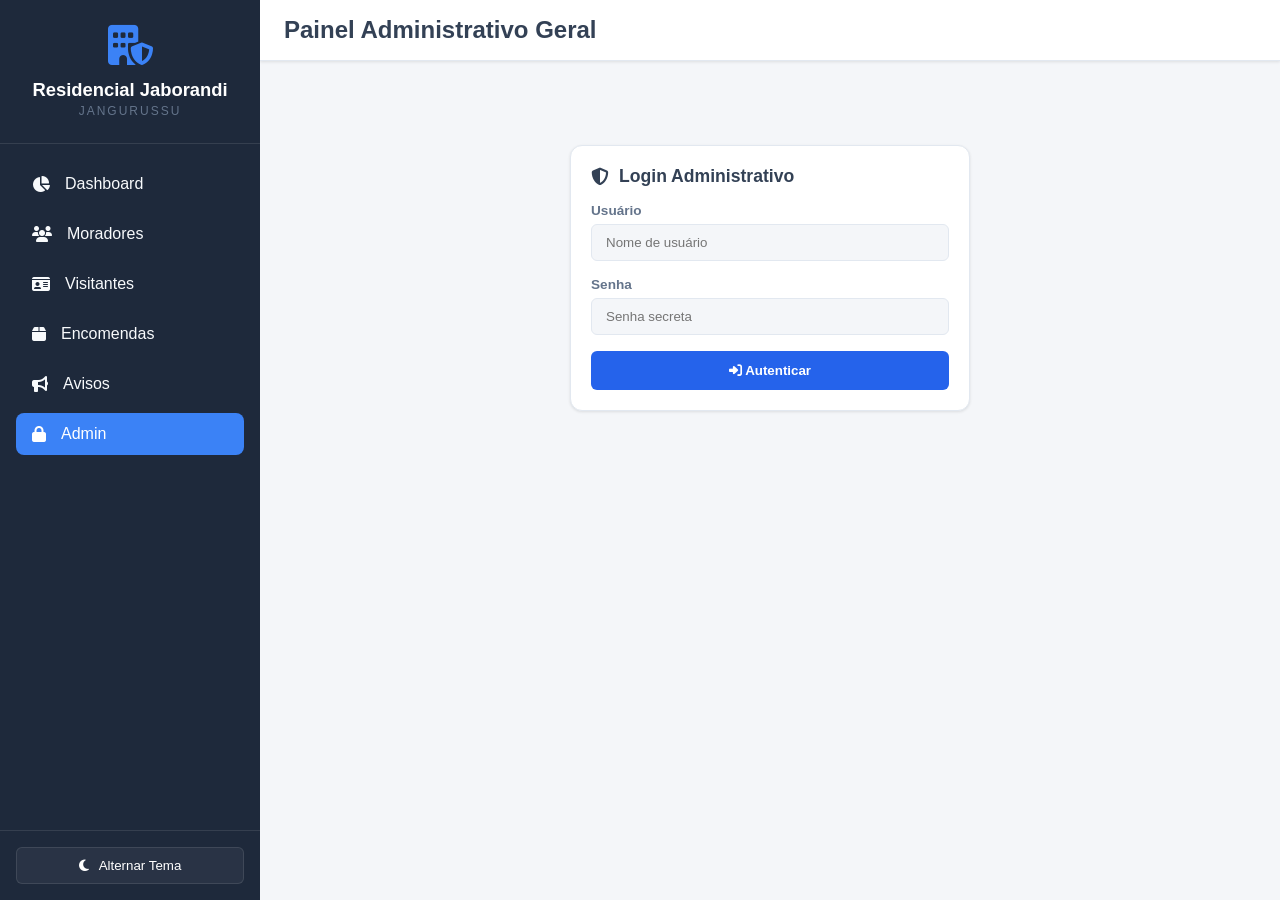
<file: admin.html>
<!DOCTYPE html>
<html lang="pt-BR">
<head>
    <meta charset="UTF-8">
    <meta name="viewport" content="width=device-width, initial-scale=1.0">
    <title>Administração - Residencial Jaborandi</title>
    <link rel="stylesheet" href="css/style.css">
    <link rel="stylesheet" href="https://cdnjs.cloudflare.com/ajax/libs/font-awesome/6.4.0/css/all.min.css">
</head>
<body>
    <div class="wrapper">
        <nav class="sidebar">
            <div class="sidebar-header">
                <div class="logo-container">
                    <i class="fa-solid fa-building-shield logo-icon"></i>
                </div>
                <h3>Residencial Jaborandi</h3>
                <span class="sub-logo">Jangurussu</span>
            </div>
            <ul class="nav-links">
                <li><a href="index.html"><i class="fa-solid fa-chart-pie"></i> <span>Dashboard</span></a></li>
                <li><a href="moradores.html"><i class="fa-solid fa-users"></i> <span>Moradores</span></a></li>
                <li><a href="visitantes.html"><i class="fa-solid fa-id-card"></i> <span>Visitantes</span></a></li>
                <li><a href="encomendas.html"><i class="fa-solid fa-box"></i> <span>Encomendas</span></a></li>
                <li><a href="avisos.html"><i class="fa-solid fa-bullhorn"></i> <span>Avisos</span></a></li>
                <li class="active"><a href="admin.html"><i class="fa-solid fa-lock"></i> <span>Admin</span></a></li>
            </ul>
            <div class="sidebar-footer">
                <button id="theme-toggle" class="btn-theme"><i class="fa-solid fa-moon"></i> <span>Alternar Tema</span></button>
            </div>
        </nav>

        <main class="main-content">
            <header class="top-header">
                <button id="mobile-toggle" class="mobile-toggle"><i class="fa-solid fa-bars"></i></button>
                <h2>Painel Administrativo Geral</h2>
            </header>

            <div class="content-body">
                <div id="login-block" class="card login-card">
                    <h3><i class="fa-solid fa-shield-halved"></i> Login Administrativo</h3>
                    <form id="form-login">
                        <div class="form-group">
                            <label for="adm-user">Usuário</label>
                            <input type="text" id="adm-user" required placeholder="Nome de usuário">
                        </div>
                        <div class="form-group">
                            <label for="adm-pass">Senha</label>
                            <input type="password" id="adm-pass" required placeholder="Senha secreta">
                        </div>
                        <div id="login-error" class="error-msg hidden">Credenciais incorretas. Tente novamente.</div>
                        <button type="submit" class="btn-submit"><i class="fa-solid fa-right-to-bracket"></i> Autenticar</button>
                    </form>
                </div>

                <div id="admin-workspace" class="hidden">
                    <div class="admin-header-actions">
                        <h3><i class="fa-solid fa-users-gear"></i> Base Central de Unidades e Moradores</h3>
                        <button id="btn-logout" class="btn-cancel"><i class="fa-solid fa-power-off"></i> Sair do Painel</button>
                    </div>

                    <div class="dashboard-flex-row">
                        <section class="card standard-form-card">
                            <h3 id="form-morador-title"><i class="fa-solid fa-user-plus"></i> Inserir / Editar Unidade</h3>
                            <form id="form-manage-morador">
                                <input type="hidden" id="morador-index">
                                <div class="form-row">
                                    <div class="form-group col-6">
                                        <label for="m-bloco">Bloco</label>
                                        <select id="m-bloco" required></select>
                                    </div>
                                    <div class="form-group col-6">
                                        <label for="m-apto">Apartamento</label>
                                        <input type="text" id="m-apto" required placeholder="Ex: 101">
                                    </div>
                                </div>
                                <hr>
                                <h4>Contatos de Moradores (Até 3)</h4>
                                <div id="contatos-inputs-container">
                                    </div>
                                <div class="btn-group-row">
                                    <button type="submit" class="btn-submit"><i class="fa-solid fa-floppy-disk"></i> Gravar Alterações</button>
                                    <button type="button" id="btn-cancel-m-edit" class="btn-cancel hidden">Cancelar Edição</button>
                                </div>
                            </form>
                        </section>

                        <section class="card standard-list-card">
                            <h3><i class="fa-solid fa-address-book"></i> Lista Completa de Registros</h3>
                            <div class="table-container row-limited">
                                <table class="table-styled">
                                    <thead>
                                        <tr>
                                            <th>Localização</th>
                                            <th>Morador Principal</th>
                                            <th>Contatos Cadastrados</th>
                                            <th>Ações</th>
                                        </tr>
                                    </thead>
                                    <tbody id="lista-admin-moradores">
                                        </tbody>
                                </table>
                            </div>
                        </section>
                    </div>
                </div>
            </div>
        </main>
    </div>

    <script src="js/admin.js"></script>
    <script>
        const themeToggle = document.getElementById('theme-toggle');
        themeToggle.addEventListener('click', () => {
            document.body.classList.toggle('dark-theme');
            const isDark = document.body.classList.contains('dark-theme');
            localStorage.setItem('theme', isDark ? 'dark' : 'light');
            themeToggle.innerHTML = isDark ? '<i class="fa-solid fa-sun"></i> <span>Tema Claro</span>' : '<i class="fa-solid fa-moon"></i> <span>Tema Escuro</span>';
        });
        if (localStorage.getItem('theme') === 'dark') {
            document.body.classList.add('dark-theme');
            themeToggle.innerHTML = '<i class="fa-solid fa-sun"></i> <span>Tema Claro</span>';
        }
        document.getElementById('mobile-toggle').addEventListener('click', () => {
            document.querySelector('.sidebar').classList.toggle('open');
        });
    </script>
</body>
</html>
</file>
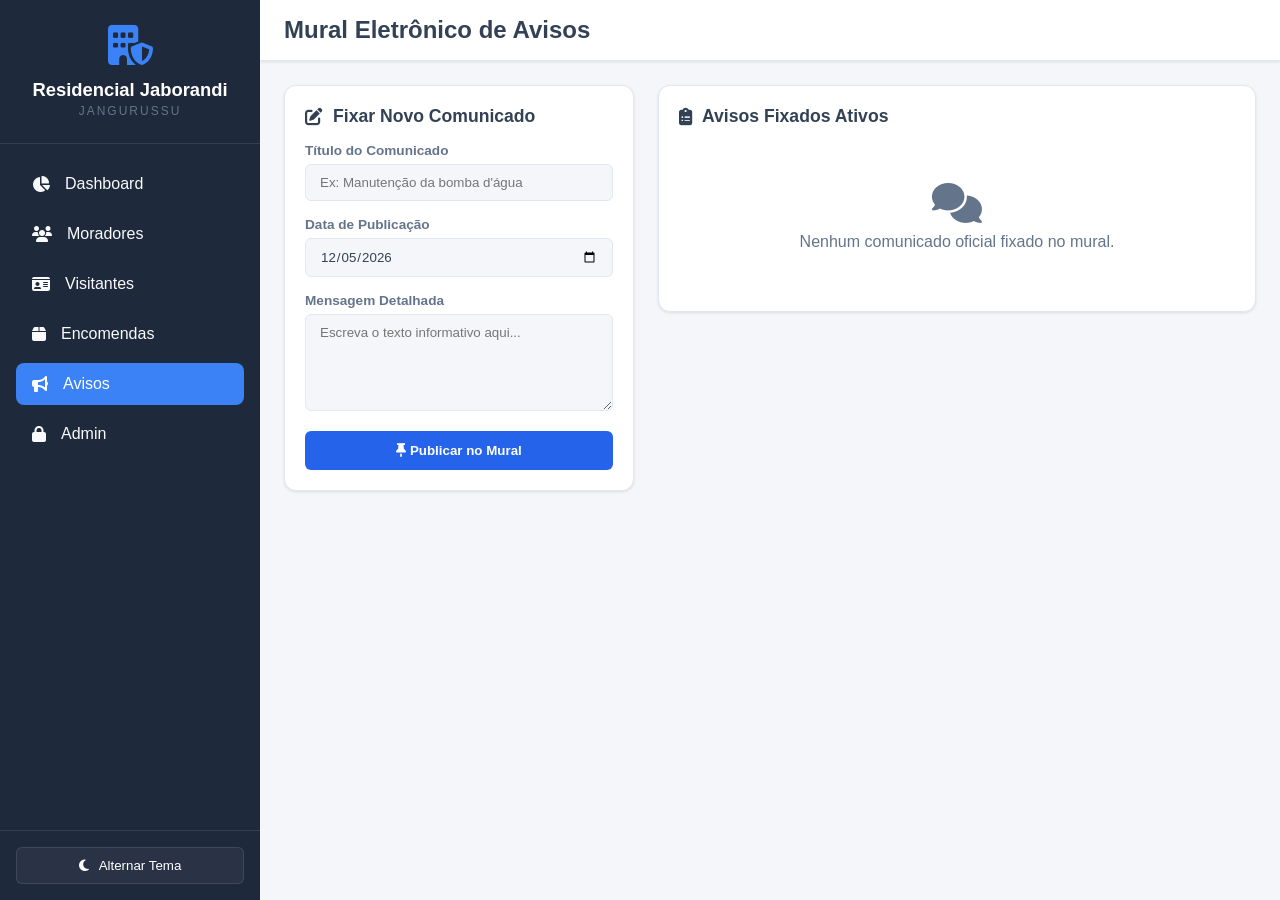
<file: avisos.html>
<!DOCTYPE html>
<html lang="pt-BR">
<head>
    <meta charset="UTF-8">
    <meta name="viewport" content="width=device-width, initial-scale=1.0">
    <title>Mural de Avisos - Residencial Jaborandi</title>
    <link rel="stylesheet" href="css/style.css">
    <link rel="stylesheet" href="https://cdnjs.cloudflare.com/ajax/libs/font-awesome/6.4.0/css/all.min.css">
</head>
<body>
    <div class="wrapper">
        <nav class="sidebar">
            <div class="sidebar-header">
                <div class="logo-container">
                    <i class="fa-solid fa-building-shield logo-icon"></i>
                </div>
                <h3>Residencial Jaborandi</h3>
                <span class="sub-logo">Jangurussu</span>
            </div>
            <ul class="nav-links">
                <li><a href="index.html"><i class="fa-solid fa-chart-pie"></i> <span>Dashboard</span></a></li>
                <li><a href="moradores.html"><i class="fa-solid fa-users"></i> <span>Moradores</span></a></li>
                <li><a href="visitantes.html"><i class="fa-solid fa-id-card"></i> <span>Visitantes</span></a></li>
                <li><a href="encomendas.html"><i class="fa-solid fa-box"></i> <span>Encomendas</span></a></li>
                <li class="active"><a href="avisos.html"><i class="fa-solid fa-bullhorn"></i> <span>Avisos</span></a></li>
                <li><a href="admin.html"><i class="fa-solid fa-lock"></i> <span>Admin</span></a></li>
            </ul>
            <div class="sidebar-footer">
                <button id="theme-toggle" class="btn-theme"><i class="fa-solid fa-moon"></i> <span>Alternar Tema</span></button>
            </div>
        </nav>

        <main class="main-content">
            <header class="top-header">
                <button id="mobile-toggle" class="mobile-toggle"><i class="fa-solid fa-bars"></i></button>
                <h2>Mural Eletrônico de Avisos</h2>
            </header>

            <div class="content-body">
                <div class="dashboard-flex-row">
                    <section class="card standard-form-card">
                        <h3 id="form-aviso-title"><i class="fa-solid fa-pen-to-square"></i> Fixar Novo Comunicado</h3>
                        <form id="form-aviso">
                            <input type="hidden" id="aviso-id">
                            <div class="form-group">
                                <label for="aviso-titulo">Título do Comunicado</label>
                                <input type="text" id="aviso-titulo" required placeholder="Ex: Manutenção da bomba d'água">
                            </div>
                            <div class="form-group">
                                <label for="aviso-data">Data de Publicação</label>
                                <input type="date" id="aviso-data" required>
                            </div>
                            <div class="form-group">
                                <label for="aviso-msg">Mensagem Detalhada</label>
                                <textarea id="aviso-msg" rows="5" required placeholder="Escreva o texto informativo aqui..."></textarea>
                            </div>
                            <div class="btn-group-row">
                                <button type="submit" class="btn-submit"><i class="fa-solid fa-thumbtack"></i> Publicar no Mural</button>
                                <button type="button" id="btn-cancel-aviso" class="btn-cancel hidden">Cancelar Edição</button>
                            </div>
                        </form>
                    </section>

                    <section class="card standard-list-card">
                        <h3><i class="fa-solid fa-clipboard-list"></i> Avisos Fixados Ativos</h3>
                        <div id="mural-container" class="mural-grid-view">
                            </div>
                    </section>
                </div>
            </div>
        </main>
    </div>

    <script src="js/avisos.js"></script>
    <script>
        const themeToggle = document.getElementById('theme-toggle');
        themeToggle.addEventListener('click', () => {
            document.body.classList.toggle('dark-theme');
            const isDark = document.body.classList.contains('dark-theme');
            localStorage.setItem('theme', isDark ? 'dark' : 'light');
            themeToggle.innerHTML = isDark ? '<i class="fa-solid fa-sun"></i> <span>Tema Claro</span>' : '<i class="fa-solid fa-moon"></i> <span>Tema Escuro</span>';
        });
        if (localStorage.getItem('theme') === 'dark') {
            document.body.classList.add('dark-theme');
            themeToggle.innerHTML = '<i class="fa-solid fa-sun"></i> <span>Tema Claro</span>';
        }
        document.getElementById('mobile-toggle').addEventListener('click', () => {
            document.querySelector('.sidebar').classList.toggle('open');
        });
    </script>
</body>
</html>
</file>
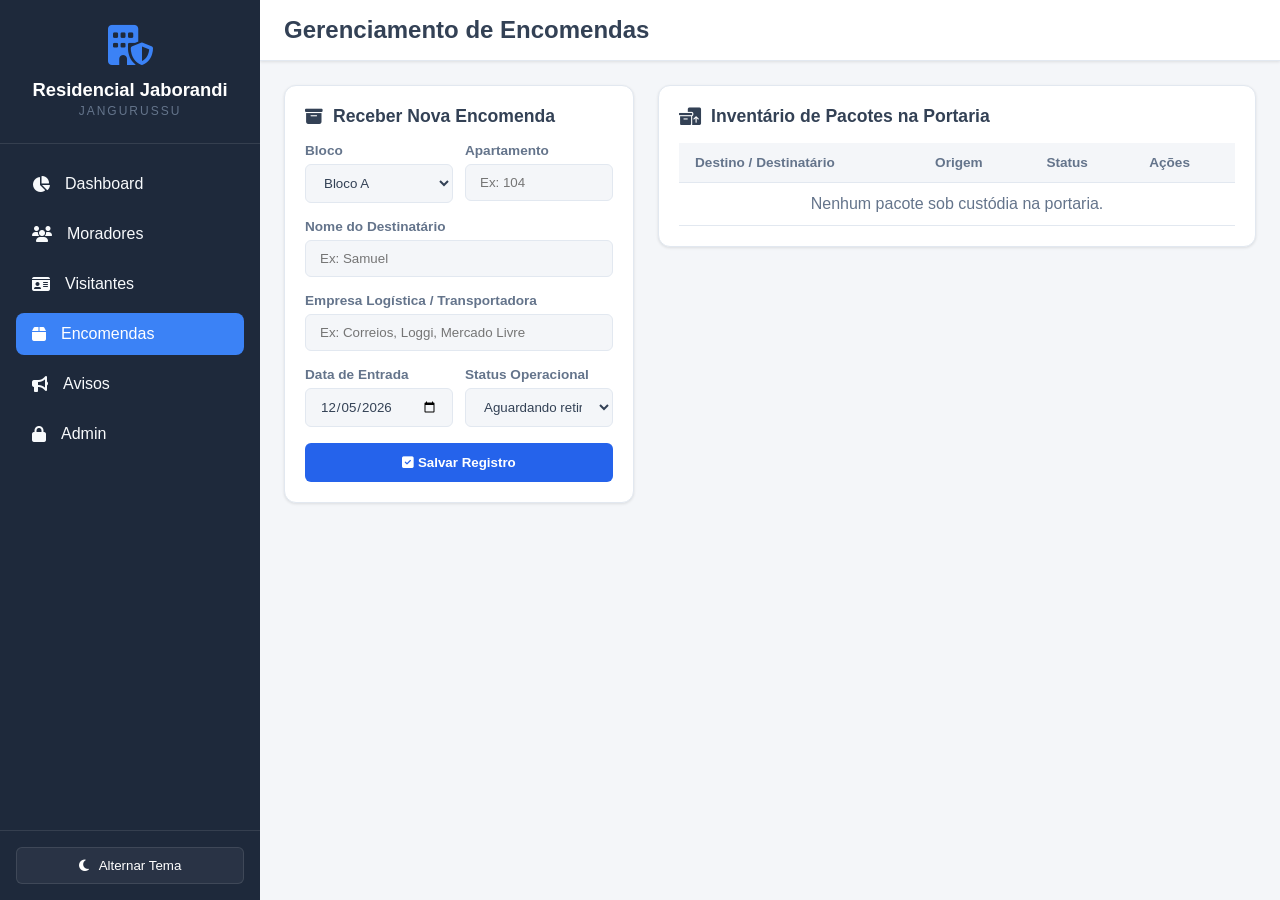
<file: encomendas.html>
<!DOCTYPE html>
<html lang="pt-BR">
<head>
    <meta charset="UTF-8">
    <meta name="viewport" content="width=device-width, initial-scale=1.0">
    <title>Encomendas - Residencial Jaborandi</title>
    <link rel="stylesheet" href="css/style.css">
    <link rel="stylesheet" href="https://cdnjs.cloudflare.com/ajax/libs/font-awesome/6.4.0/css/all.min.css">
</head>
<body>
    <div class="wrapper">
        <nav class="sidebar">
            <div class="sidebar-header">
                <div class="logo-container">
                    <i class="fa-solid fa-building-shield logo-icon"></i>
                </div>
                <h3>Residencial Jaborandi</h3>
                <span class="sub-logo">Jangurussu</span>
            </div>
            <ul class="nav-links">
                <li><a href="index.html"><i class="fa-solid fa-chart-pie"></i> <span>Dashboard</span></a></li>
                <li><a href="moradores.html"><i class="fa-solid fa-users"></i> <span>Moradores</span></a></li>
                <li><a href="visitantes.html"><i class="fa-solid fa-id-card"></i> <span>Visitantes</span></a></li>
                <li class="active"><a href="encomendas.html"><i class="fa-solid fa-box"></i> <span>Encomendas</span></a></li>
                <li><a href="avisos.html"><i class="fa-solid fa-bullhorn"></i> <span>Avisos</span></a></li>
                <li><a href="admin.html"><i class="fa-solid fa-lock"></i> <span>Admin</span></a></li>
            </ul>
            <div class="sidebar-footer">
                <button id="theme-toggle" class="btn-theme"><i class="fa-solid fa-moon"></i> <span>Alternar Tema</span></button>
            </div>
        </nav>

        <main class="main-content">
            <header class="top-header">
                <button id="mobile-toggle" class="mobile-toggle"><i class="fa-solid fa-bars"></i></button>
                <h2>Gerenciamento de Encomendas</h2>
            </header>

            <div class="content-body">
                <div class="dashboard-flex-row">
                    <section class="card standard-form-card">
                        <h3 id="form-enc-title"><i class="fa-solid fa-box-archive"></i> Receber Nova Encomenda</h3>
                        <form id="form-encomenda">
                            <input type="hidden" id="enc-id">
                            <div class="form-row">
                                <div class="form-group col-6">
                                    <label for="enc-bloco">Bloco</label>
                                    <select id="enc-bloco" required></select>
                                </div>
                                <div class="form-group col-6">
                                    <label for="enc-apto">Apartamento</label>
                                    <input type="text" id="enc-apto" required placeholder="Ex: 104">
                                </div>
                            </div>
                            <div class="form-group">
                                <label for="enc-destinatario">Nome do Destinatário</label>
                                <input type="text" id="enc-destinatario" required placeholder="Ex: Samuel">
                            </div>
                            <div class="form-group">
                                <label for="enc-transportadora">Empresa Logística / Transportadora</label>
                                <input type="text" id="enc-transportadora" required placeholder="Ex: Correios, Loggi, Mercado Livre">
                            </div>
                            <div class="form-row">
                                <div class="form-group col-6">
                                    <label for="enc-data">Data de Entrada</label>
                                    <input type="date" id="enc-data" required>
                                </div>
                                <div class="form-group col-6">
                                    <label for="enc-status">Status Operacional</label>
                                    <select id="enc-status" required>
                                        <option value="Aguardando retirada">Aguardando retirada</option>
                                        <option value="Entregue">Entregue</option>
                                    </select>
                                </div>
                            </div>
                            <div class="btn-group-row">
                                <button type="submit" class="btn-submit"><i class="fa-solid fa-square-check"></i> Salvar Registro</button>
                                <button type="button" id="btn-cancel-edit" class="btn-cancel hidden">Cancelar Edição</button>
                            </div>
                        </form>
                    </section>

                    <section class="card standard-list-card">
                        <h3><i class="fa-solid fa-boxes-packing"></i> Inventário de Pacotes na Portaria</h3>
                        <div class="table-container">
                            <table class="table-styled">
                                <thead>
                                    <tr>
                                        <th>Destino / Destinatário</th>
                                        <th>Origem</th>
                                        <th>Status</th>
                                        <th>Ações</th>
                                    </tr>
                                </thead>
                                <tbody id="lista-encomendas">
                                    </tbody>
                            </table>
                        </div>
                    </section>
                </div>
            </div>
        </main>
    </div>

    <script src="js/encomendas.js"></script>
    <script>
        const themeToggle = document.getElementById('theme-toggle');
        themeToggle.addEventListener('click', () => {
            document.body.classList.toggle('dark-theme');
            const isDark = document.body.classList.contains('dark-theme');
            localStorage.setItem('theme', isDark ? 'dark' : 'light');
            themeToggle.innerHTML = isDark ? '<i class="fa-solid fa-sun"></i> <span>Tema Claro</span>' : '<i class="fa-solid fa-moon"></i> <span>Tema Escuro</span>';
        });
        if (localStorage.getItem('theme') === 'dark') {
            document.body.classList.add('dark-theme');
            themeToggle.innerHTML = '<i class="fa-solid fa-sun"></i> <span>Tema Claro</span>';
        }
        document.getElementById('mobile-toggle').addEventListener('click', () => {
            document.querySelector('.sidebar').classList.toggle('open');
        });
    </script>
</body>
</html>
</file>
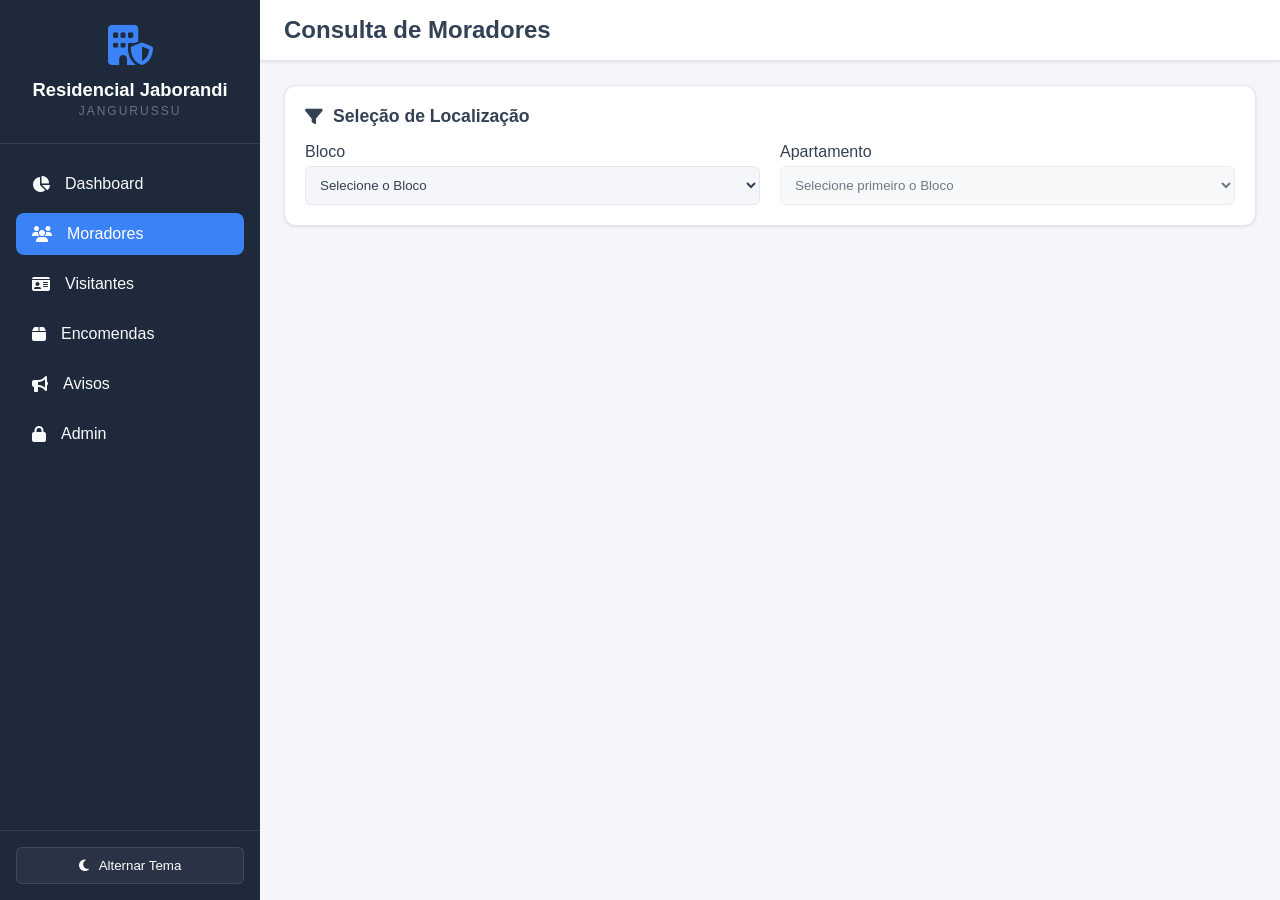
<file: moradores.html>
<!DOCTYPE html>
<html lang="pt-BR">
<head>
    <meta charset="UTF-8">
    <meta name="viewport" content="width=device-width, initial-scale=1.0">
    <title>Moradores - Residencial Jaborandi</title>
    <link rel="stylesheet" href="css/style.css">
    <link rel="stylesheet" href="https://cdnjs.cloudflare.com/ajax/libs/font-awesome/6.4.0/css/all.min.css">
</head>
<body>
    <div class="wrapper">
        <nav class="sidebar">
            <div class="sidebar-header">
                <div class="logo-container">
                    <i class="fa-solid fa-building-shield logo-icon"></i>
                </div>
                <h3>Residencial Jaborandi</h3>
                <span class="sub-logo">Jangurussu</span>
            </div>
            <ul class="nav-links">
                <li><a href="index.html"><i class="fa-solid fa-chart-pie"></i> <span>Dashboard</span></a></li>
                <li class="active"><a href="moradores.html"><i class="fa-solid fa-users"></i> <span>Moradores</span></a></li>
                <li><a href="visitantes.html"><i class="fa-solid fa-id-card"></i> <span>Visitantes</span></a></li>
                <li><a href="encomendas.html"><i class="fa-solid fa-box"></i> <span>Encomendas</span></a></li>
                <li><a href="avisos.html"><i class="fa-solid fa-bullhorn"></i> <span>Avisos</span></a></li>
                <li><a href="admin.html"><i class="fa-solid fa-lock"></i> <span>Admin</span></a></li>
            </ul>
            <div class="sidebar-footer">
                <button id="theme-toggle" class="btn-theme"><i class="fa-solid fa-moon"></i> <span>Alternar Tema</span></button>
            </div>
        </nav>

        <main class="main-content">
            <header class="top-header">
                <button id="mobile-toggle" class="mobile-toggle"><i class="fa-solid fa-bars"></i></button>
                <h2>Consulta de Moradores</h2>
            </header>

            <div class="content-body">
                <section class="card select-section">
                    <h3><i class="fa-solid fa-filter"></i> Seleção de Localização</h3>
                    <div class="filter-group-row">
                        <div class="form-control-item">
                            <label for="select-bloco">Bloco</label>
                            <select id="select-bloco">
                                <option value="">Selecione o Bloco</option>
                            </select>
                        </div>
                        <div class="form-control-item">
                            <label for="select-apto">Apartamento</label>
                            <select id="select-apto" disabled>
                                <option value="">Selecione primeiro o Bloco</option>
                            </select>
                        </div>
                    </div>
                </section>

                <section id="morador-display" class="card display-section hidden">
                    <div class="display-header">
                        <i class="fa-solid fa-house-user display-avatar-icon"></i>
                        <div>
                            <h3 id="display-localizacao">Bloco X - Apartamento Y</h3>
                            <p class="text-muted">Lista de contatos autorizados para comunicação imediata</p>
                        </div>
                    </div>
                    <hr class="divider">
                    <div id="contatos-container" class="contatos-grid">
                        </div>
                </section>
            </div>
        </main>
    </div>

    <script src="js/moradores.js"></script>
    <script>
        // Código para alternância de tema no escopo local da view
        const themeToggle = document.getElementById('theme-toggle');
        themeToggle.addEventListener('click', () => {
            document.body.classList.toggle('dark-theme');
            const isDark = document.body.classList.contains('dark-theme');
            localStorage.setItem('theme', isDark ? 'dark' : 'light');
            themeToggle.innerHTML = isDark ? '<i class="fa-solid fa-sun"></i> <span>Tema Claro</span>' : '<i class="fa-solid fa-moon"></i> <span>Tema Escuro</span>';
        });
        if (localStorage.getItem('theme') === 'dark') {
            document.body.classList.add('dark-theme');
            themeToggle.innerHTML = '<i class="fa-solid fa-sun"></i> <span>Tema Claro</span>';
        }
        document.getElementById('mobile-toggle').addEventListener('click', () => {
            document.querySelector('.sidebar').classList.toggle('open');
        });
    </script>
</body>
</html>
</file>
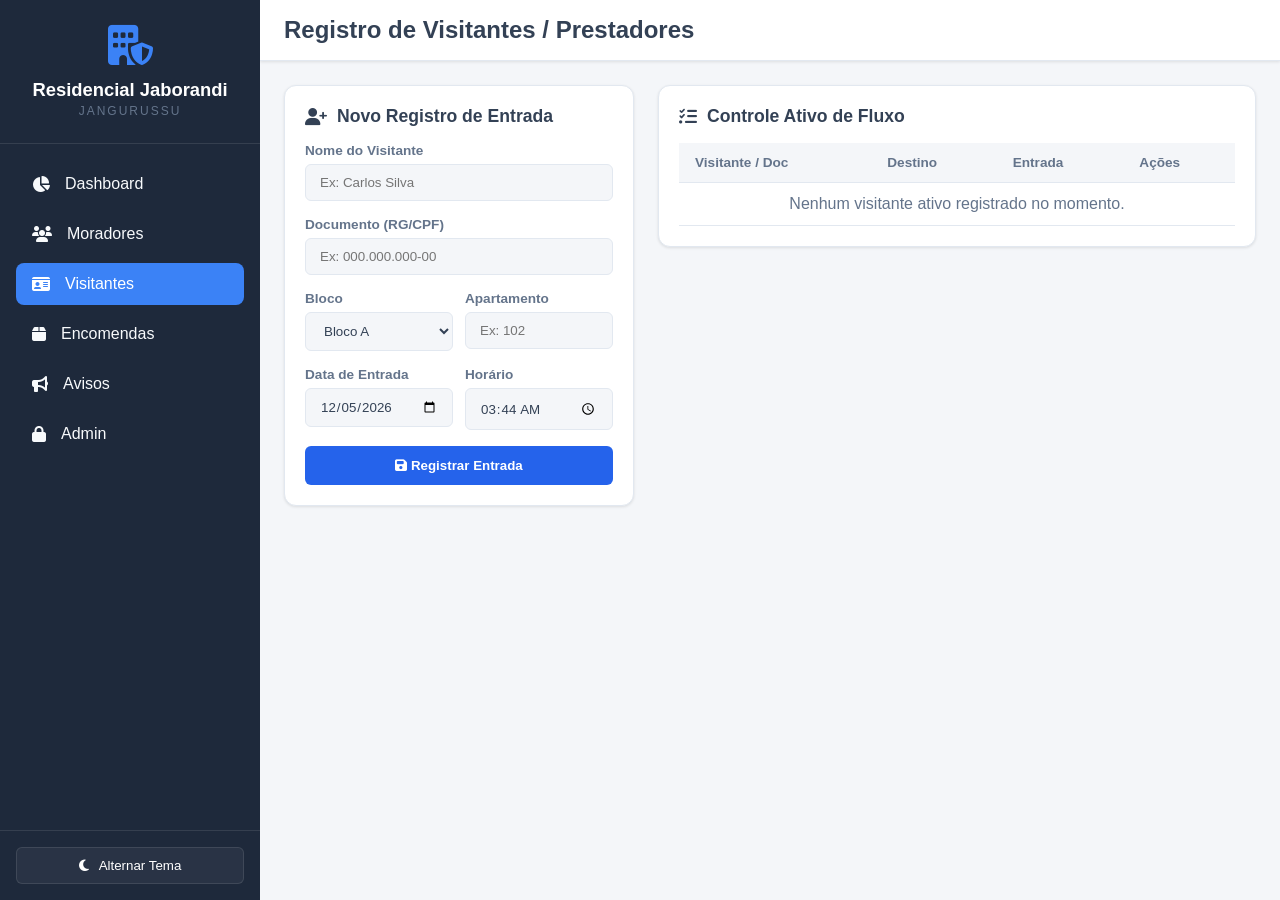
<file: visitantes.html>
<!DOCTYPE html>
<html lang="pt-BR">
<head>
    <meta charset="UTF-8">
    <meta name="viewport" content="width=device-width, initial-scale=1.0">
    <title>Visitantes - Residencial Jaborandi</title>
    <link rel="stylesheet" href="css/style.css">
    <link rel="stylesheet" href="https://cdnjs.cloudflare.com/ajax/libs/font-awesome/6.4.0/css/all.min.css">
</head>
<body>
    <div class="wrapper">
        <nav class="sidebar">
            <div class="sidebar-header">
                <div class="logo-container">
                    <i class="fa-solid fa-building-shield logo-icon"></i>
                </div>
                <h3>Residencial Jaborandi</h3>
                <span class="sub-logo">Jangurussu</span>
            </div>
            <ul class="nav-links">
                <li><a href="index.html"><i class="fa-solid fa-chart-pie"></i> <span>Dashboard</span></a></li>
                <li><a href="moradores.html"><i class="fa-solid fa-users"></i> <span>Moradores</span></a></li>
                <li class="active"><a href="visitantes.html"><i class="fa-solid fa-id-card"></i> <span>Visitantes</span></a></li>
                <li><a href="encomendas.html"><i class="fa-solid fa-box"></i> <span>Encomendas</span></a></li>
                <li><a href="avisos.html"><i class="fa-solid fa-bullhorn"></i> <span>Avisos</span></a></li>
                <li><a href="admin.html"><i class="fa-solid fa-lock"></i> <span>Admin</span></a></li>
            </ul>
            <div class="sidebar-footer">
                <button id="theme-toggle" class="btn-theme"><i class="fa-solid fa-moon"></i> <span>Alternar Tema</span></button>
            </div>
        </nav>

        <main class="main-content">
            <header class="top-header">
                <button id="mobile-toggle" class="mobile-toggle"><i class="fa-solid fa-bars"></i></button>
                <h2>Registro de Visitantes / Prestadores</h2>
            </header>

            <div class="content-body">
                <div class="dashboard-flex-row">
                    <section class="card standard-form-card">
                        <h3><i class="fa-solid fa-user-plus"></i> Novo Registro de Entrada</h3>
                        <form id="form-visitante">
                            <div class="form-group">
                                <label for="vis-nome">Nome do Visitante</label>
                                <input type="text" id="vis-nome" required placeholder="Ex: Carlos Silva">
                            </div>
                            <div class="form-group">
                                <label for="vis-doc">Documento (RG/CPF)</label>
                                <input type="text" id="vis-doc" required placeholder="Ex: 000.000.000-00">
                            </div>
                            <div class="form-row">
                                <div class="form-group col-6">
                                    <label for="vis-bloco">Bloco</label>
                                    <select id="vis-bloco" required></select>
                                </div>
                                <div class="form-group col-6">
                                    <label for="vis-apto">Apartamento</label>
                                    <input type="text" id="vis-apto" required placeholder="Ex: 102">
                                </div>
                            </div>
                            <div class="form-row">
                                <div class="form-group col-6">
                                    <label for="vis-data">Data de Entrada</label>
                                    <input type="date" id="vis-data" required>
                                </div>
                                <div class="form-group col-6">
                                    <label for="vis-hora">Horário</label>
                                    <input type="time" id="vis-hora" required>
                                </div>
                            </div>
                            <button type="submit" class="btn-submit"><i class="fa-solid fa-floppy-disk"></i> Registrar Entrada</button>
                        </form>
                    </section>

                    <section class="card standard-list-card">
                        <h3><i class="fa-solid fa-list-check"></i> Controle Ativo de Fluxo</h3>
                        <div class="table-container">
                            <table class="table-styled">
                                <thead>
                                    <tr>
                                        <th>Visitante / Doc</th>
                                        <th>Destino</th>
                                        <th>Entrada</th>
                                        <th>Ações</th>
                                    </tr>
                                </thead>
                                <tbody id="lista-visitantes">
                                    </tbody>
                            </table>
                        </div>
                    </section>
                </div>
            </div>
        </main>
    </div>

    <script src="js/visitantes.js"></script>
    <script>
        const themeToggle = document.getElementById('theme-toggle');
        themeToggle.addEventListener('click', () => {
            document.body.classList.toggle('dark-theme');
            const isDark = document.body.classList.contains('dark-theme');
            localStorage.setItem('theme', isDark ? 'dark' : 'light');
            themeToggle.innerHTML = isDark ? '<i class="fa-solid fa-sun"></i> <span>Tema Claro</span>' : '<i class="fa-solid fa-moon"></i> <span>Tema Escuro</span>';
        });
        if (localStorage.getItem('theme') === 'dark') {
            document.body.classList.add('dark-theme');
            themeToggle.innerHTML = '<i class="fa-solid fa-sun"></i> <span>Tema Claro</span>';
        }
        document.getElementById('mobile-toggle').addEventListener('click', () => {
            document.querySelector('.sidebar').classList.toggle('open');
        });
    </script>
</body>
</html>
</file>
<file: css/style.css>
/* Definição de Variáveis e Esquema de Cores Base - Tema Claro */
:root {
    --bg-primary: #f4f6f9;
    --bg-sidebar: #1e293b;
    --sidebar-text: #f8fafc;
    --sidebar-active: #3b82f6;
    --card-bg: #ffffff;
    --text-main: #334155;
    --text-muted: #64748b;
    --border-color: #e2e8f0;
    --accent-blue: #2563eb;
    --accent-green: #16a34a;
    --accent-orange: #ea580c;
    --accent-red: #dc2626;
    --shadow-sm: 0 1px 3px rgba(0,0,0,0.1);
    --shadow-md: 0 4px 6px -1px rgba(0,0,0,0.1), 0 2px 4px -1px rgba(0,0,0,0.06);
    --transition: all 0.3s cubic-bezier(0.4, 0, 0.2, 1);
}

/* Modificadores de Variáveis - Tema Escuro */
body.dark-theme {
    --bg-primary: #0f172a;
    --bg-sidebar: #020617;
    --sidebar-text: #94a3b8;
    --sidebar-active: #2563eb;
    --card-bg: #1e293b;
    --text-main: #f1f5f9;
    --text-muted: #94a3b8;
    --border-color: #334155;
    --shadow-sm: 0 1px 3px rgba(0,0,0,0.3);
    --shadow-md: 0 4px 6px -1px rgba(0,0,0,0.4);
}

/* Reset Geral */
* {
    margin: 0;
    padding: 0;
    box-sizing: border-box;
    font-family: 'Segoe UI', Tahoma, Geneva, Verdana, sans-serif;
}

body {
    background-color: var(--bg-primary);
    color: var(--text-main);
    transition: var(--transition);
    overflow-x: hidden;
}

/* Estrutura Wrapper (Layout App) */
.wrapper {
    display: flex;
    min-height: 100vh;
    width: 100vw;
}

/* Menu Lateral (Sidebar) */
.sidebar {
    width: 260px;
    background-color: var(--bg-sidebar);
    color: var(--sidebar-text);
    display: flex;
    flex-direction: column;
    justify-content: space-between;
    transition: var(--transition);
    z-index: 100;
    flex-shrink: 0;
}

.sidebar-header {
    padding: 24px;
    text-align: center;
    border-bottom: 1px solid rgba(255,255,255,0.1);
}

.logo-container {
    font-size: 2.5rem;
    color: var(--sidebar-active);
    margin-bottom: 10px;
    animation: pulse 2s infinite;
}

.sidebar-header h3 {
    font-size: 1.15rem;
    font-weight: 600;
    color: #fff;
}

.sub-logo {
    font-size: 0.75rem;
    letter-spacing: 2px;
    text-transform: uppercase;
    color: var(--text-muted);
}

.nav-links {
    list-style: none;
    padding: 15px 0;
    flex-grow: 1;
}

.nav-links li {
    padding: 4px 16px;
}

.nav-links a {
    display: flex;
    align-items: center;
    gap: 15px;
    padding: 12px 16px;
    color: var(--sidebar-text);
    text-decoration: none;
    border-radius: 8px;
    font-weight: 500;
    transition: var(--transition);
}

.nav-links li.active a, .nav-links a:hover {
    background-color: var(--sidebar-active);
    color: #fff;
}

.sidebar-footer {
    padding: 16px;
    border-top: 1px solid rgba(255,255,255,0.1);
}

.btn-theme {
    width: 100%;
    padding: 10px;
    background: rgba(255,255,255,0.05);
    border: 1px solid rgba(255,255,255,0.1);
    color: #fff;
    border-radius: 6px;
    cursor: pointer;
    display: flex;
    align-items: center;
    justify-content: center;
    gap: 10px;
    transition: var(--transition);
}

.btn-theme:hover {
    background: rgba(255,255,255,0.15);
}

/* Conteúdo Principal */
.main-content {
    flex-grow: 1;
    display: flex;
    flex-direction: column;
    height: 100vh;
    overflow-y: auto;
}

.top-header {
    background-color: var(--card-bg);
    padding: 16px 24px;
    display: flex;
    align-items: center;
    justify-content: space-between;
    border-bottom: 1px solid var(--border-color);
    box-shadow: var(--shadow-sm);
}

.mobile-toggle {
    display: none;
    background: none;
    border: none;
    font-size: 1.5rem;
    color: var(--text-main);
    cursor: pointer;
}

#current-time {
    font-weight: 600;
    background: var(--bg-primary);
    padding: 6px 12px;
    border-radius: 20px;
    font-variant-numeric: tabular-nums;
}

.content-body {
    padding: 24px;
    max-width: 1400px;
    width: 100%;
    margin: 0 auto;
}

/* Componentes de Cards Estilizados */
.card {
    background-color: var(--card-bg);
    border: 1px solid var(--border-color);
    border-radius: 12px;
    padding: 20px;
    box-shadow: var(--shadow-sm);
    margin-bottom: 24px;
    transition: var(--transition);
}

.card:hover {
    box-shadow: var(--shadow-md);
}

.card h3 {
    margin-bottom: 16px;
    font-size: 1.1rem;
    display: flex;
    align-items: center;
    gap: 10px;
}

/* Grid Dashboard */
.dashboard-grid {
    display: grid;
    grid-template-columns: repeat(auto-fit, minmax(260px, 1fr));
    gap: 20px;
    margin-bottom: 24px;
}

.dash-card {
    background-color: var(--card-bg);
    border: 1px solid var(--border-color);
    border-radius: 12px;
    padding: 20px;
    display: flex;
    align-items: center;
    gap: 20px;
    text-decoration: none;
    color: inherit;
    box-shadow: var(--shadow-sm);
    transition: var(--transition);
}

.dash-card:hover {
    transform: translateY(-3px);
    box-shadow: var(--shadow-md);
}

.card-icon {
    width: 50px;
    height: 50px;
    border-radius: 10px;
    display: flex;
    align-items: center;
    justify-content: center;
    font-size: 1.5rem;
    color: #fff;
}

.card-icon.blue { background-color: var(--accent-blue); }
.card-icon.orange { background-color: var(--accent-orange); }
.card-icon.red { background-color: var(--accent-red); }

.card-info {
    display: flex;
    flex-direction: column;
}

.card-number {
    font-size: 1.75rem;
    font-weight: 700;
}

.card-label {
    font-size: 0.85rem;
    color: var(--text-muted);
}

/* Flex layout para formulários laterais e listas */
.dashboard-flex-row {
    display: flex;
    gap: 24px;
    align-items: flex-start;
}

.standard-form-card {
    flex: 1;
    min-width: 350px;
}

.standard-list-card {
    flex: 2;
    min-width: 500px;
}

/* Pesquisa Global */
.search-box input {
    width: 100%;
    padding: 12px 16px;
    border-radius: 8px;
    border: 1px solid var(--border-color);
    background-color: var(--bg-primary);
    color: var(--text-main);
    font-size: 1rem;
    outline: none;
}

.search-results {
    margin-top: 10px;
    border: 1px solid var(--border-color);
    border-radius: 8px;
    max-height: 250px;
    overflow-y: auto;
    background: var(--card-bg);
}

.search-item {
    padding: 12px 16px;
    display: flex;
    justify-content: space-between;
    align-items: center;
    border-bottom: 1px solid var(--border-color);
}

.search-item:last-child { border-bottom: none; }

/* Formulários */
.form-group {
    margin-bottom: 16px;
}

.form-group label {
    display: block;
    font-size: 0.85rem;
    font-weight: 600;
    margin-bottom: 6px;
    color: var(--text-muted);
}

.form-group input, .form-group select, .form-group textarea {
    width: 100%;
    padding: 10px 14px;
    border-radius: 6px;
    border: 1px solid var(--border-color);
    background-color: var(--bg-primary);
    color: var(--text-main);
    outline: none;
}

.form-row {
    display: flex;
    gap: 12px;
}

.col-6 { width: 50%; }

.filter-group-row {
    display: flex;
    gap: 20px;
}

.form-control-item {
    flex: 1;
}

.form-control-item label {
    display: block;
    margin-bottom: 5px;
    font-weight: 500;
}

.form-control-item select {
    width: 100%;
    padding: 10px;
    border-radius: 6px;
    border: 1px solid var(--border-color);
    background: var(--bg-primary);
    color: var(--text-main);
}

/* Botões */
.btn-submit {
    width: 100%;
    padding: 12px;
    background-color: var(--accent-blue);
    border: none;
    color: #fff;
    font-weight: 600;
    border-radius: 6px;
    cursor: pointer;
    transition: var(--transition);
}

.btn-submit:hover { background-color: #1d4ed8; }

.btn-cancel {
    padding: 10px 16px;
    background-color: #64748b;
    border: none;
    color: #fff;
    border-radius: 6px;
    cursor: pointer;
}

.btn-cancel:hover { background-color: #475569; }

.btn-group-row {
    display: flex;
    gap: 10px;
}

/* Tabelas Customizadas */
.table-container {
    width: 100%;
    overflow-x: auto;
}

.table-styled {
    width: 100%;
    border-collapse: collapse;
    text-align: left;
}

.table-styled th, .table-styled td {
    padding: 12px 16px;
    border-bottom: 1px solid var(--border-color);
}

.table-styled th {
    background-color: var(--bg-primary);
    font-weight: 600;
    font-size: 0.85rem;
    color: var(--text-muted);
}

/* Badges Status */
.badge {
    padding: 4px 8px;
    border-radius: 12px;
    font-size: 0.75rem;
    font-weight: 600;
}

.badge.waiting { background-color: #fef3c7; color: #d97706; }
.badge.delivered { background-color: #dcfce7; color: #15803d; }

/* Contatos Dinâmicos da Ficha */
.contatos-grid {
    display: grid;
    grid-template-columns: repeat(auto-fill, minmax(280px, 1fr));
    gap: 20px;
}

.contato-card {
    border: 1px solid var(--border-color);
    background: var(--bg-primary);
    border-radius: 8px;
    padding: 16px;
}

.contato-card h4 {
    margin-bottom: 10px;
    font-size: 1.05rem;
}

.contato-actions {
    display: flex;
    gap: 10px;
    margin-top: 12px;
}

.btn-action-wa {
    flex: 1;
    background-color: #25d366;
    color: #fff;
    text-decoration: none;
    padding: 8px;
    border-radius: 6px;
    text-align: center;
    font-size: 0.85rem;
    font-weight: 600;
}

.btn-action-call {
    flex: 1;
    background-color: #3b82f6;
    color: #fff;
    text-decoration: none;
    padding: 8px;
    border-radius: 6px;
    text-align: center;
    font-size: 0.85rem;
    font-weight: 600;
}

/* Telefones Úteis */
.phones-grid {
    display: flex;
    flex-direction: column;
    gap: 12px;
}

.phone-item {
    display: flex;
    justify-content: space-between;
    align-items: center;
    padding: 10px;
    border-radius: 6px;
    background-color: var(--bg-primary);
}

.phone-item.urgent {
    border-left: 4px solid var(--accent-red);
}

.btn-phone {
    background-color: var(--accent-blue);
    color: #fff;
    text-decoration: none;
    padding: 6px 12px;
    border-radius: 4px;
    font-size: 0.85rem;
}

/* Mural Layout */
.mural-grid-view {
    display: grid;
    grid-template-columns: 1fr;
    gap: 16px;
}

.mural-item {
    border: 1px solid var(--border-color);
    border-radius: 8px;
    padding: 16px;
    background-color: var(--bg-primary);
}

.mural-meta {
    font-size: 0.75rem;
    color: var(--text-muted);
    margin-bottom: 6px;
}

/* Admin Custom */
.login-card {
    max-width: 400px;
    margin: 60px auto;
}

.error-msg {
    color: var(--accent-red);
    font-size: 0.85rem;
    margin-bottom: 10px;
}

.admin-header-actions {
    display: flex;
    justify-content: space-between;
    align-items: center;
    margin-bottom: 20px;
}

.hidden { display: none !important; }
.divider { border: 0; height: 1px; background: var(--border-color); margin: 15px 0; }
.location-badge { display: inline-flex; align-items: center; gap: 6px; margin-top: 15px; background: #eff6ff; color: #1e40af; padding: 6px 12px; border-radius: 30px; font-size: 0.85rem; font-weight: 600; }

/* Animações e Utilitários */
@keyframes pulse {
    0% { transform: scale(1); }
    50% { transform: scale(1.05); }
    100% { transform: scale(1); }
}

/* Tratamentos Responsivos Avançados */
@media(max-width: 992px) {
    .dashboard-flex-row {
        flex-direction: column;
    }
    .standard-form-card, .standard-list-card {
        width: 100%;
        min-width: 100%;
    }
}

@media(max-width: 768px) {
    .sidebar {
        position: fixed;
        left: -260px;
        height: 100vh;
    }
    .sidebar.open {
        left: 0;
    }
    .mobile-toggle {
        display: block;
    }
    .filter-group-row {
        flex-direction: column;
        gap: 10px;
    }
}
</file>
